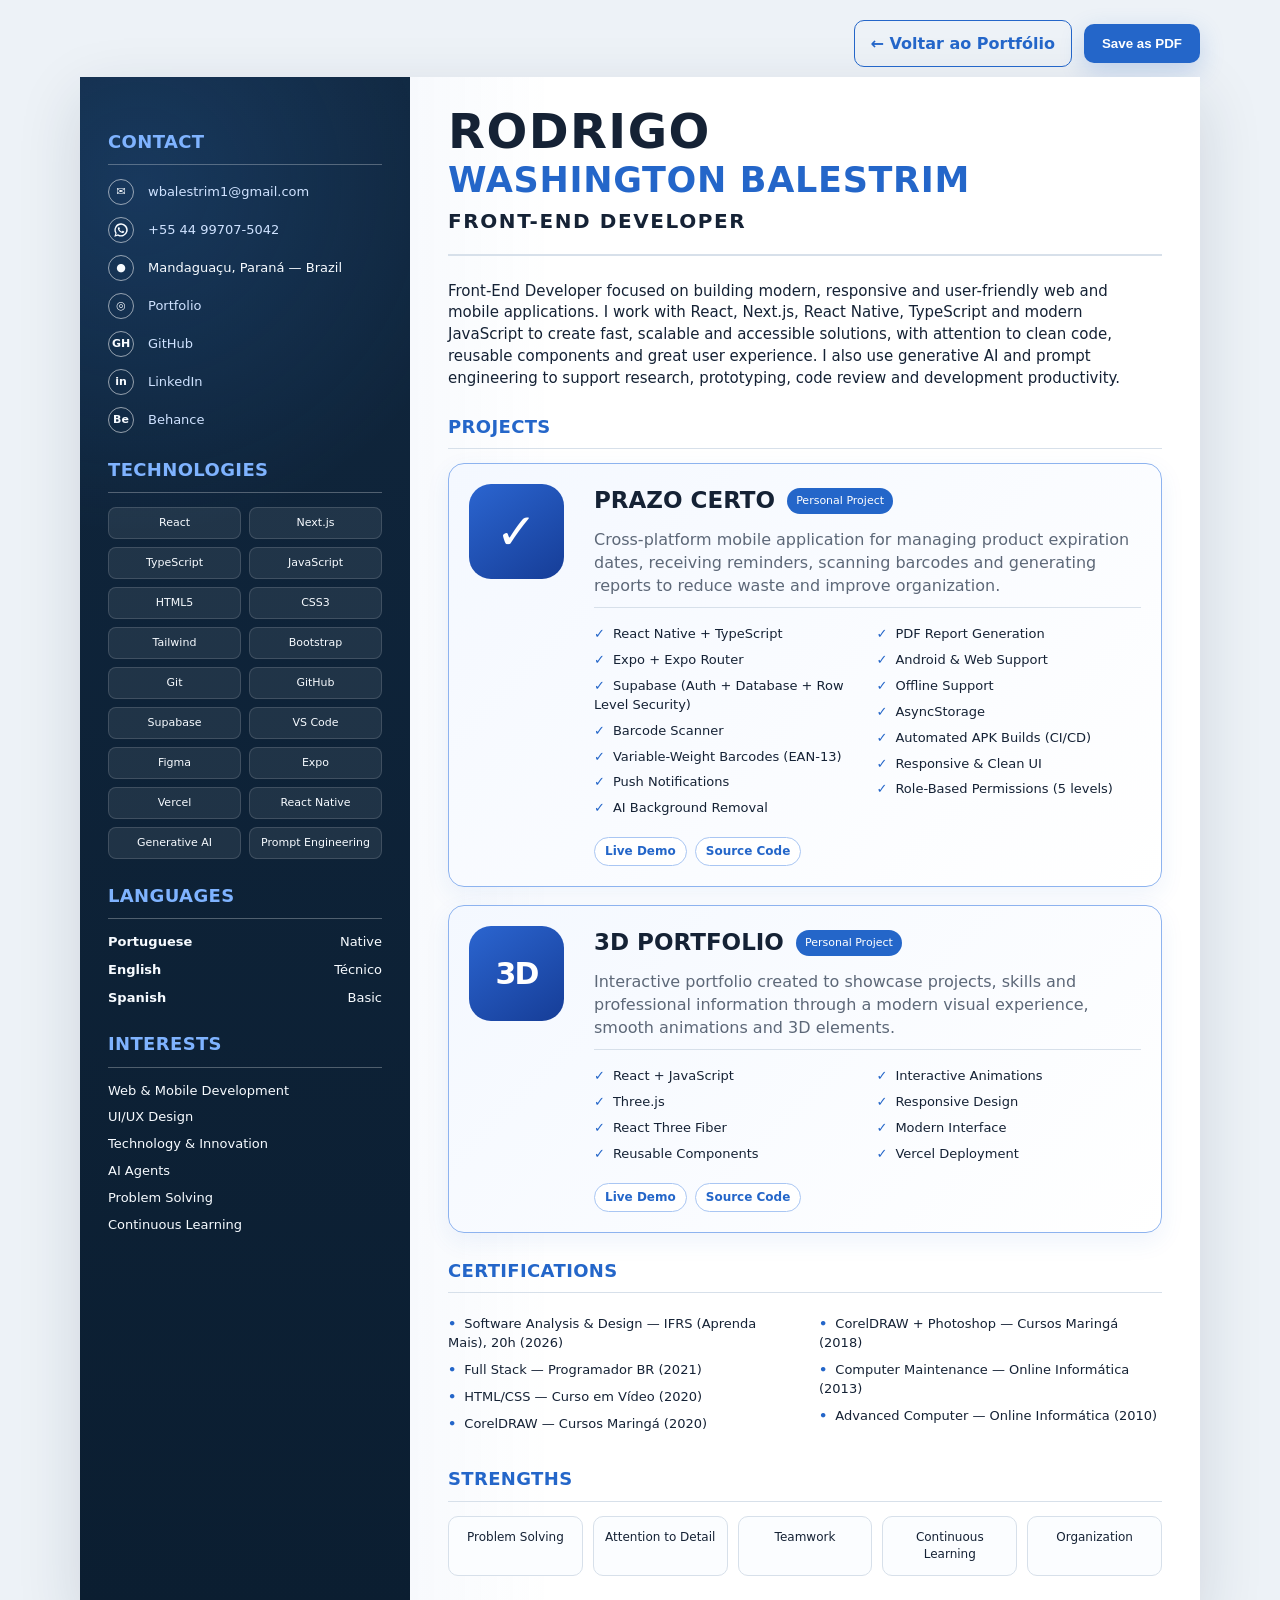
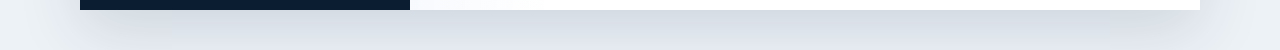
<file: index.html>
<!DOCTYPE html>
<html lang="en">
<head>
  <meta charset="UTF-8" />
  <meta name="viewport" content="width=device-width, initial-scale=1.0" />
  <meta name="description" content="Rodrigo Washington Balestrim - Front-End Developer Resume" />
  <title>Rodrigo Balestrim | Front-End Developer</title>
  <link rel="stylesheet" href="style.css?v=20260811" />
</head>
<body>
  <div class="toolbar no-print">
    <a class="portfolio-back" href="https://portfolio-3d-eight-nu.vercel.app/#projetos">
      ← Voltar ao Portfólio
    </a>
    <button id="printBtn" type="button" aria-label="Save resume as PDF">
      Save as PDF
    </button>
  </div>

  <main class="resume" id="resume">
    <aside class="sidebar">
      <section class="side-section">
        <h2>Contact</h2>
        <ul class="contact-list">
          <li>
            <span class="icon">✉</span>
            <a href="mailto:wbalestrim1@gmail.com">wbalestrim1@gmail.com</a>
          </li>
          <li>
            <a class="icon whatsapp-icon" href="https://wa.me/5544997075042" target="_blank" rel="noopener noreferrer" aria-label="Chat on WhatsApp"><svg viewBox="0 0 24 24" aria-hidden="true"><path d="M12 2a9.84 9.84 0 0 0-8.45 14.88L2 22l5.25-1.5A9.91 9.91 0 1 0 12 2Zm0 17.8a7.8 7.8 0 0 1-3.98-1.08l-.29-.17-3.11.89.91-3.03-.19-.3A7.8 7.8 0 1 1 12 19.8Zm4.28-5.84c-.23-.12-1.39-.69-1.61-.76-.21-.08-.37-.12-.52.12-.16.23-.61.76-.75.92-.13.16-.27.18-.5.06-.24-.12-.99-.36-1.88-1.16a7.05 7.05 0 0 1-1.3-1.61c-.14-.24-.02-.36.1-.48.11-.1.24-.27.35-.41.12-.14.16-.24.24-.4.08-.15.04-.29-.02-.4-.06-.12-.53-1.27-.72-1.74-.19-.46-.38-.4-.52-.41h-.45c-.16 0-.41.06-.63.29-.21.23-.82.8-.82 1.95s.84 2.26.95 2.42c.12.16 1.65 2.52 4 3.54.56.24 1 .39 1.34.5.56.18 1.07.15 1.47.09.45-.07 1.39-.57 1.59-1.12.19-.55.19-1.02.13-1.12-.05-.1-.21-.16-.45-.28Z"/></svg></a>
            <a href="https://wa.me/5544997075042" target="_blank" rel="noopener noreferrer">+55 44 99707-5042</a>
          </li>
          <li>
            <span class="icon">●</span>
            <span>Mandaguaçu, Paraná — Brazil</span>
          </li>
          <li>
            <span class="icon">◎</span>
            <a href="https://portfolio-3d-eight-nu.vercel.app" target="_blank" rel="noopener noreferrer">Portfolio</a>
          </li>
          <li>
            <span class="icon">GH</span>
            <a href="https://github.com/RodrigoBalestrim" target="_blank" rel="noopener noreferrer">GitHub</a>
          </li>
          <li>
            <span class="icon">in</span>
            <a href="https://linkedin.com/in/rodrigo-balestrim" target="_blank" rel="noopener noreferrer">LinkedIn</a>
          </li>
          <li>
            <span class="icon">Be</span>
            <a href="https://behance.net/rodrigobalestr1" target="_blank" rel="noopener noreferrer">Behance</a>
          </li>
        </ul>
      </section>

      <section class="side-section">
        <h2>Technologies</h2>
        <div class="tech-grid">
          <span>React</span><span>Next.js</span><span>TypeScript</span><span>JavaScript</span>
          <span>HTML5</span><span>CSS3</span><span>Tailwind</span><span>Bootstrap</span>
          <span>Git</span><span>GitHub</span><span>Supabase</span><span>VS Code</span>
          <span>Figma</span><span>Expo</span><span>Vercel</span><span>React Native</span>
          <span>Generative AI</span><span>Prompt Engineering</span>
        </div>
      </section>

      <section class="side-section compact">
        <h2>Languages</h2>
        <p><strong>Portuguese</strong><span>Native</span></p>
        <p><strong>English</strong><span>Técnico</span></p>
        <p><strong>Spanish</strong><span>Basic</span></p>
      </section>

      <section class="side-section compact">
        <h2>Interests</h2>
        <ul class="plain-list">
          <li>Web & Mobile Development</li>
          <li>UI/UX Design</li>
          <li>Technology & Innovation</li>
          <li>AI Agents</li>
          <li>Problem Solving</li>
          <li>Continuous Learning</li>
        </ul>
      </section>
    </aside>

    <section class="content">
      <header class="hero">
        <p class="first-name">RODRIGO</p>
        <h1>WASHINGTON BALESTRIM</h1>
        <p class="role">FRONT-END DEVELOPER</p>
      </header>

      <section class="main-section summary">
        <p>
          Front-End Developer focused on building modern, responsive and user-friendly web and mobile
          applications. I work with React, Next.js, React Native, TypeScript and modern JavaScript to create
          fast, scalable and accessible solutions, with attention to clean code, reusable components and
          great user experience. I also use generative AI and prompt engineering to support research,
          prototyping, code review and development productivity.
        </p>
      </section>

      <section class="main-section">
        <h2>Projects</h2>
        <div class="portfolio-grid">
        <article class="project-card">
          <div class="project-icon" aria-hidden="true">✓</div>
          <div class="project-body">
            <div class="project-title-row">
              <h3>Prazo Certo</h3>
              <span>Personal Project</span>
            </div>
            <p>
              Cross-platform mobile application for managing product expiration dates, receiving reminders,
              scanning barcodes and generating reports to reduce waste and improve organization.
            </p>
            <div class="feature-columns">
              <ul>
                <li>React Native + TypeScript</li>
                <li>Expo + Expo Router</li>
                <li>Supabase (Auth + Database + Row Level Security)</li>
                <li>Barcode Scanner</li>
                <li>Variable-Weight Barcodes (EAN-13)</li>
                <li>Push Notifications</li>
                <li>AI Background Removal</li>
              </ul>
              <ul>
                <li>PDF Report Generation</li>
                <li>Android & Web Support</li>
                <li>Offline Support</li>
                <li>AsyncStorage</li>
                <li>Automated APK Builds (CI/CD)</li>
                <li>Responsive & Clean UI</li>
                <li>Role-Based Permissions (5 levels)</li>
              </ul>
            </div>
            <div class="project-links" aria-label="Prazo Certo project links">
              <a href="https://prazo-certo.expo.app" target="_blank" rel="noopener noreferrer">Live Demo</a>
              <a href="https://github.com/RodrigoBalestrim/prazo-certo-app" target="_blank" rel="noopener noreferrer">Source Code</a>
            </div>
          </div>
        </article>
        <article class="project-card">
          <div class="project-icon project-icon-portfolio" aria-hidden="true">3D</div>
          <div class="project-body">
            <div class="project-title-row">
              <h3>3D Portfolio</h3>
              <span>Personal Project</span>
            </div>
            <p>
              Interactive portfolio created to showcase projects, skills and professional information through a modern visual experience, smooth animations and 3D elements.
            </p>
            <div class="feature-columns">
              <ul>
                <li>React + JavaScript</li>
                <li>Three.js</li>
                <li>React Three Fiber</li>
                <li>Reusable Components</li>
              </ul>
              <ul>
                <li>Interactive Animations</li>
                <li>Responsive Design</li>
                <li>Modern Interface</li>
                <li>Vercel Deployment</li>
              </ul>
            </div>
            <div class="project-links" aria-label="3D Portfolio project links">
              <a href="https://portfolio-3d-eight-nu.vercel.app" target="_blank" rel="noopener noreferrer">Live Demo</a>
              <a href="https://github.com/RodrigoBalestrim/portfolio-rodrigo-balestrim" target="_blank" rel="noopener noreferrer">Source Code</a>
            </div>
          </div>
        </article>
        </div>
      </section>

      <section class="main-section">
        <h2>Certifications</h2>
        <div class="cert-grid">
          <ul>
            <li>Software Analysis & Design — IFRS (Aprenda Mais), 20h (2026)</li>
                <li>Full Stack — Programador BR (2021)</li>
            <li>HTML/CSS — Curso em Vídeo (2020)</li>
            <li>CorelDRAW — Cursos Maringá (2020)</li>
          </ul>
          <ul>
            <li>CorelDRAW + Photoshop — Cursos Maringá (2018)</li>
            <li>Computer Maintenance — Online Informática (2013)</li>
            <li>Advanced Computer — Online Informática (2010)</li>
          </ul>
        </div>
      </section>

      <section class="main-section">
        <h2>Strengths</h2>
        <div class="strengths">
          <span>Problem Solving</span>
          <span>Attention to Detail</span>
          <span>Teamwork</span>
          <span>Continuous Learning</span>
          <span>Organization</span>
        </div>
      </section>
    </section>
  </main>

  <script src="script.js"></script>
</body>
</html>
</file>
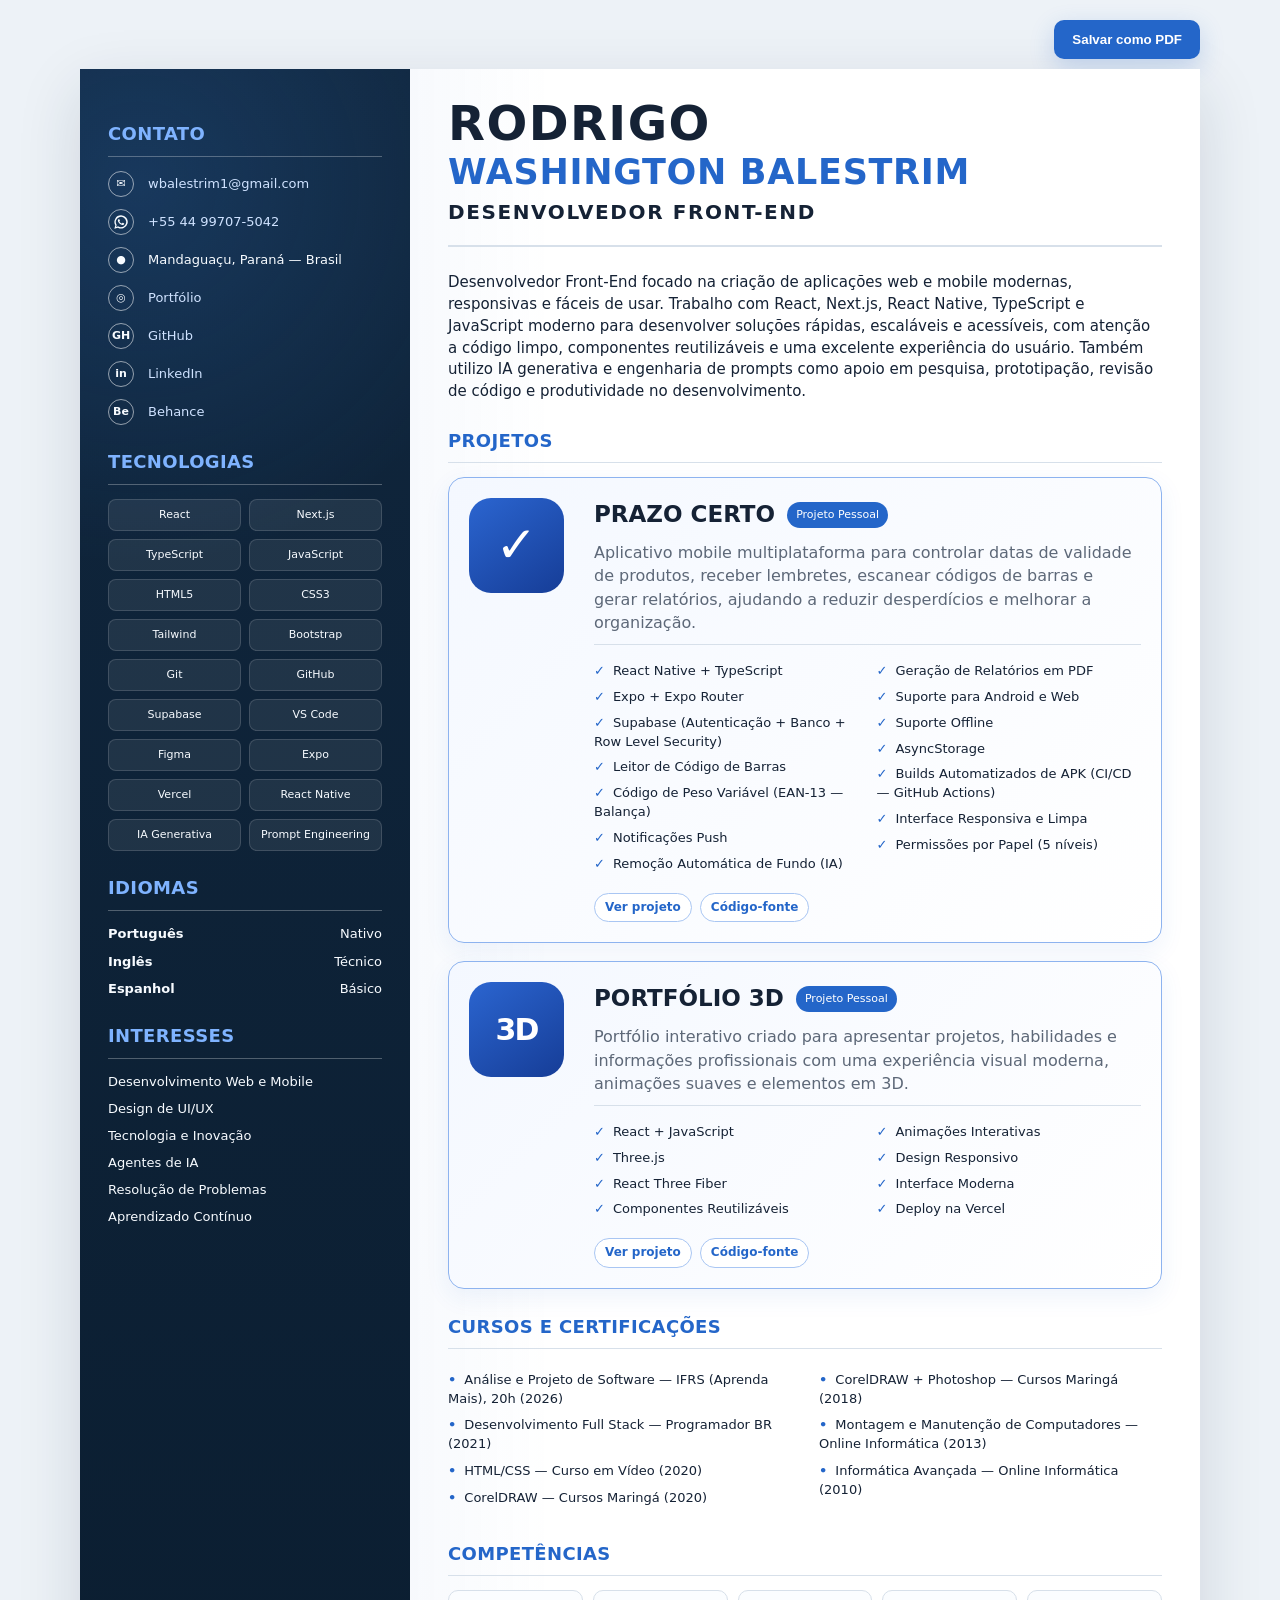
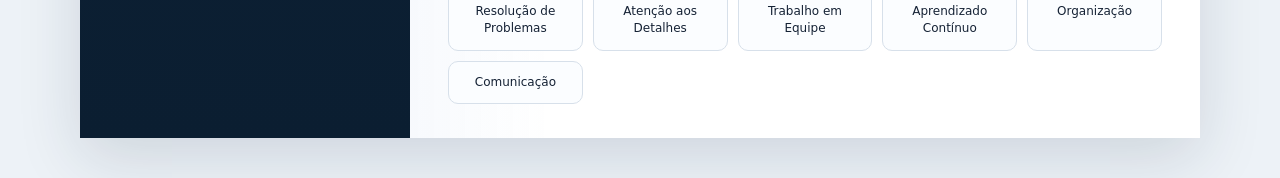
<file: index-ptbr.html>
<!DOCTYPE html>
<html lang="pt-BR">
<head>
  <meta charset="UTF-8" />
  <meta name="viewport" content="width=device-width, initial-scale=1.0" />
  <meta name="description" content="Currículo de Rodrigo Washington Balestrim - Desenvolvedor Front-End" />
  <title>Rodrigo Balestrim | Desenvolvedor Front-End</title>
  <link rel="stylesheet" href="style.css?v=20260811" />
</head>
<body class="pt-br">
  <div class="toolbar no-print">
    <button id="printBtn" type="button" aria-label="Salvar currículo em PDF">
      Salvar como PDF
    </button>
  </div>

  <main class="resume" id="resume">
    <aside class="sidebar">
      <section class="side-section">
        <h2>Contato</h2>
        <ul class="contact-list">
          <li>
            <span class="icon">✉</span>
            <a href="mailto:wbalestrim1@gmail.com">wbalestrim1@gmail.com</a>
          </li>
          <li>
            <a class="icon whatsapp-icon" href="https://wa.me/5544997075042" target="_blank" rel="noopener noreferrer" aria-label="Conversar pelo WhatsApp"><svg viewBox="0 0 24 24" aria-hidden="true"><path d="M12 2a9.84 9.84 0 0 0-8.45 14.88L2 22l5.25-1.5A9.91 9.91 0 1 0 12 2Zm0 17.8a7.8 7.8 0 0 1-3.98-1.08l-.29-.17-3.11.89.91-3.03-.19-.3A7.8 7.8 0 1 1 12 19.8Zm4.28-5.84c-.23-.12-1.39-.69-1.61-.76-.21-.08-.37-.12-.52.12-.16.23-.61.76-.75.92-.13.16-.27.18-.5.06-.24-.12-.99-.36-1.88-1.16a7.05 7.05 0 0 1-1.3-1.61c-.14-.24-.02-.36.1-.48.11-.1.24-.27.35-.41.12-.14.16-.24.24-.4.08-.15.04-.29-.02-.4-.06-.12-.53-1.27-.72-1.74-.19-.46-.38-.4-.52-.41h-.45c-.16 0-.41.06-.63.29-.21.23-.82.8-.82 1.95s.84 2.26.95 2.42c.12.16 1.65 2.52 4 3.54.56.24 1 .39 1.34.5.56.18 1.07.15 1.47.09.45-.07 1.39-.57 1.59-1.12.19-.55.19-1.02.13-1.12-.05-.1-.21-.16-.45-.28Z"/></svg></a>
            <a href="https://wa.me/5544997075042" target="_blank" rel="noopener noreferrer">+55 44 99707-5042</a>
          </li>
          <li>
            <span class="icon">●</span>
            <span>Mandaguaçu, Paraná — Brasil</span>
          </li>
          <li>
            <span class="icon">◎</span>
            <a href="https://portfolio-3d-eight-nu.vercel.app" target="_blank" rel="noopener noreferrer">Portfólio</a>
          </li>
          <li>
            <span class="icon">GH</span>
            <a href="https://github.com/RodrigoBalestrim" target="_blank" rel="noopener noreferrer">GitHub</a>
          </li>
          <li>
            <span class="icon">in</span>
            <a href="https://linkedin.com/in/rodrigo-balestrim" target="_blank" rel="noopener noreferrer">LinkedIn</a>
          </li>
          <li>
            <span class="icon">Be</span>
            <a href="https://behance.net/rodrigobalestr1" target="_blank" rel="noopener noreferrer">Behance</a>
          </li>
        </ul>
      </section>

      <section class="side-section">
        <h2>Tecnologias</h2>
        <div class="tech-grid">
          <span>React</span><span>Next.js</span><span>TypeScript</span><span>JavaScript</span>
          <span>HTML5</span><span>CSS3</span><span>Tailwind</span><span>Bootstrap</span>
          <span>Git</span><span>GitHub</span><span>Supabase</span><span>VS Code</span>
          <span>Figma</span><span>Expo</span><span>Vercel</span><span>React Native</span>
          <span>IA Generativa</span><span>Prompt Engineering</span>
        </div>
      </section>

      <section class="side-section compact">
        <h2>Idiomas</h2>
        <p><strong>Português</strong><span>Nativo</span></p>
        <p><strong>Inglês</strong><span>Técnico</span></p>
        <p><strong>Espanhol</strong><span>Básico</span></p>
      </section>

      <section class="side-section compact">
        <h2>Interesses</h2>
        <ul class="plain-list">
          <li>Desenvolvimento Web e Mobile</li>
          <li>Design de UI/UX</li>
          <li>Tecnologia e Inovação</li>
          <li>Agentes de IA</li>
          <li>Resolução de Problemas</li>
          <li>Aprendizado Contínuo</li>
        </ul>
      </section>
    </aside>

    <section class="content">
      <header class="hero">
        <p class="first-name">RODRIGO</p>
        <h1>WASHINGTON BALESTRIM</h1>
        <p class="role">DESENVOLVEDOR FRONT-END</p>
      </header>

      <section class="main-section summary">
        <p>
          Desenvolvedor Front-End focado na criação de aplicações web e mobile modernas, responsivas e fáceis de usar. Trabalho com React, Next.js, React Native, TypeScript e JavaScript moderno para desenvolver soluções rápidas, escaláveis e acessíveis, com atenção a código limpo, componentes reutilizáveis e uma excelente experiência do usuário. Também utilizo IA generativa e engenharia de prompts como apoio em pesquisa, prototipação, revisão de código e produtividade no desenvolvimento.
        </p>
      </section>

      <section class="main-section">
        <h2>Projetos</h2>
        <div class="portfolio-grid">
        <article class="project-card">
          <div class="project-icon" aria-hidden="true">✓</div>
          <div class="project-body">
            <div class="project-title-row">
              <h3>Prazo Certo</h3>
              <span>Projeto Pessoal</span>
            </div>
            <p>
              Aplicativo mobile multiplataforma para controlar datas de validade de produtos, receber lembretes, escanear códigos de barras e gerar relatórios, ajudando a reduzir desperdícios e melhorar a organização.
            </p>
            <div class="feature-columns">
              <ul>
                <li>React Native + TypeScript</li>
                <li>Expo + Expo Router</li>
                <li>Supabase (Autenticação + Banco + Row Level Security)</li>
                <li>Leitor de Código de Barras</li>
                <li>Código de Peso Variável (EAN-13 — Balança)</li>
                <li>Notificações Push</li>
                <li>Remoção Automática de Fundo (IA)</li>
              </ul>
              <ul>
                <li>Geração de Relatórios em PDF</li>
                <li>Suporte para Android e Web</li>
                <li>Suporte Offline</li>
                <li>AsyncStorage</li>
                <li>Builds Automatizados de APK (CI/CD — GitHub Actions)</li>
                <li>Interface Responsiva e Limpa</li>
                <li>Permissões por Papel (5 níveis)</li>
              </ul>
            </div>
            <div class="project-links" aria-label="Links do projeto Prazo Certo">
              <a href="https://prazo-certo.expo.app" target="_blank" rel="noopener noreferrer">Ver projeto</a>
              <a href="https://github.com/RodrigoBalestrim/prazo-certo-app" target="_blank" rel="noopener noreferrer">Código-fonte</a>
            </div>
          </div>
        </article>
        <article class="project-card">
          <div class="project-icon project-icon-portfolio" aria-hidden="true">3D</div>
          <div class="project-body">
            <div class="project-title-row">
              <h3>Portfólio 3D</h3>
              <span>Projeto Pessoal</span>
            </div>
            <p>
              Portfólio interativo criado para apresentar projetos, habilidades e informações profissionais com uma experiência visual moderna, animações suaves e elementos em 3D.
            </p>
            <div class="feature-columns">
              <ul>
                <li>React + JavaScript</li>
                <li>Three.js</li>
                <li>React Three Fiber</li>
                <li>Componentes Reutilizáveis</li>
              </ul>
              <ul>
                <li>Animações Interativas</li>
                <li>Design Responsivo</li>
                <li>Interface Moderna</li>
                <li>Deploy na Vercel</li>
              </ul>
            </div>
            <div class="project-links" aria-label="Links do projeto Portfólio 3D">
              <a href="https://portfolio-3d-eight-nu.vercel.app" target="_blank" rel="noopener noreferrer">Ver projeto</a>
              <a href="https://github.com/RodrigoBalestrim/portfolio-rodrigo-balestrim" target="_blank" rel="noopener noreferrer">Código-fonte</a>
            </div>
          </div>
        </article>
        </div>
      </section>

      <section class="main-section">
        <h2>Cursos e Certificações</h2>
        <div class="cert-grid">
          <ul>
            <li>Análise e Projeto de Software — IFRS (Aprenda Mais), 20h (2026)</li>
                <li>Desenvolvimento Full Stack — Programador BR (2021)</li>
            <li>HTML/CSS — Curso em Vídeo (2020)</li>
            <li>CorelDRAW — Cursos Maringá (2020)</li>
          </ul>
          <ul>
            <li>CorelDRAW + Photoshop — Cursos Maringá (2018)</li>
            <li>Montagem e Manutenção de Computadores — Online Informática (2013)</li>
            <li>Informática Avançada — Online Informática (2010)</li>
          </ul>
        </div>
      </section>

      <section class="main-section">
        <h2>Competências</h2>
        <div class="strengths">
          <span>Resolução de Problemas</span>
          <span>Atenção aos Detalhes</span>
          <span>Trabalho em Equipe</span>
          <span>Aprendizado Contínuo</span>
          <span>Organização</span>
          <span>Comunicação</span>
        </div>
      </section>
    </section>
  </main>

  <script src="script.js"></script>
</body>
</html>
</file>
<file: style.css>
* {
  box-sizing: border-box;
}

:root {
  --navy: #10263d;
  --navy-2: #0b1e31;
  --blue: #2466c9;
  --blue-soft: #7fb3ff;
  --text: #152235;
  --muted: #5d6878;
  --line: #d7e0ea;
  --paper: #ffffff;
  --page-bg: #edf2f7;
}

html {
  scroll-behavior: smooth;
}

body {
  margin: 0;
  background: var(--page-bg);
  color: var(--text);
  font-family: Inter, ui-sans-serif, system-ui, -apple-system, BlinkMacSystemFont, "Segoe UI", sans-serif;
  line-height: 1.45;
}

a {
  color: inherit;
}

.toolbar {
  width: min(1120px, calc(100% - 32px));
  margin: 20px auto 10px;
  display: flex;
  align-items: center;
  gap: 12px;
  justify-content: flex-end;
}

.portfolio-back {
  border: 1px solid var(--blue);
  border-radius: 10px;
  color: var(--blue);
  font-weight: 700;
  padding: 11px 16px;
  text-decoration: none;
  transition: background .2s ease, color .2s ease, transform .2s ease;
}

.portfolio-back:hover {
  background: var(--blue);
  color: #fff;
  transform: translateY(-2px);
}

.toolbar button {
  border: 0;
  border-radius: 10px;
  background: var(--blue);
  color: #fff;
  font-weight: 700;
  padding: 12px 18px;
  cursor: pointer;
  box-shadow: 0 8px 24px rgba(36, 102, 201, .22);
}

.resume {
  width: min(1120px, calc(100% - 32px));
  margin: 0 auto 40px;
  background: var(--paper);
  display: grid;
  grid-template-columns: 330px 1fr;
  box-shadow: 0 20px 60px rgba(19, 39, 66, .14);
  overflow: hidden;
}

.sidebar {
  background:
    radial-gradient(circle at 18% 7%, rgba(53, 124, 210, .22), transparent 24%),
    linear-gradient(180deg, var(--navy), var(--navy-2));
  color: #f7fbff;
  padding: 28px 28px 34px;
}

.side-section {
  margin-top: 24px;
}

.side-section h2,
.main-section h2 {
  margin: 0 0 14px;
  font-size: 18px;
  letter-spacing: .02em;
  text-transform: uppercase;
  color: var(--blue-soft);
  border-bottom: 1px solid rgba(255,255,255,.28);
  padding-bottom: 9px;
}

.contact-list,
.plain-list,
.cert-grid ul,
.feature-columns ul {
  margin: 0;
  padding: 0;
  list-style: none;
}

.contact-list li {
  display: grid;
  grid-template-columns: 30px 1fr;
  gap: 10px;
  align-items: center;
  margin: 12px 0;
  font-size: 13px;
}

.contact-list a {
  color: #cfe2ff;
  text-decoration: none;
  word-break: break-word;
}

.contact-list a:hover {
  text-decoration: underline;
}

.icon {
  width: 26px;
  height: 26px;
  border: 1px solid rgba(255,255,255,.55);
  border-radius: 50%;
  display: grid;
  place-items: center;
  font-size: 11px;
  font-weight: 800;
}

.whatsapp-icon {
  color: inherit !important;
  text-decoration: none !important;
}

.whatsapp-icon svg {
  width: 16px;
  height: 16px;
  fill: currentColor;
}

.tech-grid {
  display: grid;
  grid-template-columns: repeat(2, 1fr);
  gap: 8px;
}

.tech-grid span {
  background: rgba(255,255,255,.08);
  border: 1px solid rgba(255,255,255,.14);
  border-radius: 8px;
  padding: 7px 8px;
  text-align: center;
  font-size: 11px;
}

.compact p {
  display: flex;
  justify-content: space-between;
  gap: 16px;
  margin: 9px 0;
  font-size: 13px;
}

.plain-list li {
  margin: 8px 0;
  font-size: 13px;
}

.content {
  padding: 32px 38px 34px;
  background:
    linear-gradient(90deg, rgba(36,102,201,.035), transparent 18%),
    #fff;
}

.hero {
  border-bottom: 2px solid var(--line);
  padding-bottom: 18px;
}

.hero .first-name {
  margin: 0;
  font-size: 48px;
  line-height: .95;
  font-weight: 900;
  letter-spacing: .03em;
}

.hero h1 {
  margin: 7px 0 3px;
  color: var(--blue);
  font-size: 35px;
  line-height: 1.05;
  letter-spacing: .02em;
}

.hero .role {
  margin: 8px 0 0;
  font-size: 20px;
  font-weight: 700;
  letter-spacing: .08em;
}

.main-section {
  margin-top: 25px;
}

.main-section h2 {
  color: var(--blue);
  border-bottom: 1px solid var(--line);
  padding-bottom: 8px;
}

.summary {
  font-size: 15px;
}

.timeline {
  border-left: 2px solid #b8c8dc;
  margin-left: 10px;
  padding-left: 24px;
}

.timeline article {
  position: relative;
  margin: 0 0 22px;
}

.timeline article::before {
  content: "";
  position: absolute;
  left: -31px;
  top: 5px;
  width: 11px;
  height: 11px;
  background: var(--blue);
  border-radius: 50%;
  box-shadow: 0 0 0 3px #fff;
}

.time-head {
  display: flex;
  justify-content: space-between;
  gap: 20px;
  align-items: flex-start;
}

.time-head h3 {
  margin: 0;
  font-size: 17px;
}

.time-head strong {
  display: inline-block;
  margin-top: 3px;
  color: var(--blue);
}

.time-head > span {
  white-space: nowrap;
  color: #2f3c4f;
}

.timeline p {
  margin: 7px 0 0;
  color: var(--muted);
}

.portfolio-grid {
  display: grid;
  gap: 18px;
}

.project-card {
  border: 1px solid #8db3ef;
  background: linear-gradient(135deg, #f4f8ff, #ffffff);
  border-radius: 16px;
  padding: 20px;
  display: grid;
  grid-template-columns: 105px 1fr;
  gap: 20px;
  box-shadow: 0 8px 24px rgba(36,102,201,.08);
  transition: transform .2s ease, box-shadow .2s ease;
}

.project-card:hover {
  transform: translateY(-2px);
  box-shadow: 0 12px 30px rgba(36,102,201,.14);
}

.project-icon {
  width: 95px;
  height: 95px;
  border-radius: 22px;
  display: grid;
  place-items: center;
  background: linear-gradient(145deg, #2b65d0, #163d97);
  color: #fff;
  font-size: 50px;
  font-weight: 900;
}

.project-icon-portfolio {
  font-size: 30px;
  letter-spacing: -.06em;
}

.project-title-row {
  display: flex;
  align-items: center;
  gap: 12px;
}

.project-title-row h3 {
  margin: 0;
  font-size: 23px;
  text-transform: uppercase;
}

.project-title-row span {
  background: var(--blue);
  color: #fff;
  font-size: 11px;
  padding: 5px 9px;
  border-radius: 999px;
  white-space: nowrap;
}

.project-body > p {
  margin: 10px 0;
  color: var(--muted);
}

.feature-columns {
  display: grid;
  grid-template-columns: 1fr 1fr;
  gap: 18px;
  border-top: 1px solid var(--line);
  padding-top: 10px;
}

.feature-columns li {
  margin: 7px 0;
  font-size: 13px;
}

.feature-columns li::before {
  content: "✓";
  color: var(--blue);
  font-weight: 900;
  margin-right: 8px;
}

.project-links {
  display: flex;
  flex-wrap: wrap;
  gap: 8px;
  margin-top: 12px;
}

.project-links a {
  color: var(--blue);
  font-weight: 700;
  text-decoration: none;
  overflow-wrap: anywhere;
  border: 1px solid #a9c6f3;
  border-radius: 999px;
  padding: 5px 10px;
  font-size: 12px;
  background: #fff;
}

.project-links a:hover {
  color: #fff;
  background: var(--blue);
  border-color: var(--blue);
}

.cert-grid {
  display: grid;
  grid-template-columns: 1fr 1fr;
  gap: 28px;
}

.cert-grid li {
  margin: 8px 0;
  font-size: 13px;
}

.cert-grid li::before {
  content: "•";
  color: var(--blue);
  font-weight: 900;
  margin-right: 8px;
}

.strengths {
  display: grid;
  grid-template-columns: repeat(5, 1fr);
  gap: 10px;
}

.strengths span {
  border: 1px solid var(--line);
  border-radius: 10px;
  padding: 12px 8px;
  text-align: center;
  font-size: 12px;
  background: #fbfdff;
}

@media (max-width: 900px) {
  .resume {
    grid-template-columns: 1fr;
  }

  .sidebar {
    padding-bottom: 28px;
  }

  .content {
    padding: 28px 24px;
  }

  .strengths {
    grid-template-columns: repeat(2, 1fr);
  }
}

@media (max-width: 620px) {
  .resume,
  .toolbar {
    width: 100%;
    margin: 0;
  }

  .toolbar {
    padding: 10px;
    gap: 8px;
  }

  .portfolio-back,
  .toolbar button {
    flex: 1;
    padding: 10px 8px;
    text-align: center;
  }

  .hero .first-name {
    font-size: 38px;
  }

  .hero h1 {
    font-size: 28px;
  }

  .time-head,
  .project-title-row {
    flex-direction: column;
    align-items: flex-start;
  }

  .project-card {
    grid-template-columns: 1fr;
  }

  .project-icon {
    width: 76px;
    height: 76px;
    border-radius: 18px;
  }

  .feature-columns,
  .cert-grid {
    grid-template-columns: 1fr;
  }
}

@media print {
  @page {
    size: A4;
    margin: 0;
  }

  * {
    -webkit-print-color-adjust: exact;
    print-color-adjust: exact;
  }

  body {
    background: #fff;
  }

  .no-print {
    display: none !important;
  }

  .resume {
    width: 152.2mm;
    height: 215.2mm;
    margin: 0;
    box-shadow: none;
    grid-template-columns: 42mm 1fr;
    overflow: hidden;
    transform: scale(1.38);
    transform-origin: top left;
  }

  .pt-br .resume {
    width: 168mm;
    height: 237.6mm;
    grid-template-columns: 46.4mm 1fr;
    transform: scale(1.25);
  }

  .pt-br .strengths {
    grid-template-columns: repeat(6, 1fr);
  }

  .sidebar {
    padding: 7mm 5mm 5mm;
  }

  .content {
    padding: 6mm 7mm 3mm;
  }

  .side-section {
    margin-top: 3.2mm;
  }

  .side-section h2,
  .main-section h2 {
    margin-bottom: 2mm;
    padding-bottom: 1.2mm;
    font-size: 8pt;
  }

  .contact-list li,
  .plain-list li,
  .compact p,
  .tech-grid span {
    font-size: 5.8pt;
  }

  .contact-list li {
    grid-template-columns: 5mm 1fr;
    gap: 1.5mm;
    margin: 1.4mm 0;
  }

  .icon {
    width: 4.5mm;
    height: 4.5mm;
    font-size: 5pt;
  }

  .whatsapp-icon svg {
    width: 2.8mm;
    height: 2.8mm;
  }

  .tech-grid {
    gap: 1mm;
  }

  .tech-grid span {
    border-radius: 1.5mm;
    padding: 1mm .8mm;
  }

  .compact p,
  .plain-list li {
    margin: 1.1mm 0;
  }

  .hero .first-name {
    font-size: 23pt;
  }

  .hero h1 {
    margin: 1mm 0 .5mm;
    font-size: 18pt;
  }

  .hero .role {
    margin-top: 1mm;
    font-size: 9pt;
  }

  .hero {
    padding-bottom: 3mm;
  }

  .summary,
  .timeline p,
  .project-body > p {
    font-size: 6.4pt;
  }

  .main-section {
    margin-top: 1mm;
    break-inside: avoid;
  }

  .timeline article {
    margin-bottom: 4mm;
  }

  .project-card {
    padding: 2.5mm;
    grid-template-columns: 17mm 1fr;
    gap: 2.5mm;
    border-radius: 3mm;
  }

  .portfolio-grid {
    gap: 2.5mm;
  }

  .project-card:hover {
    transform: none;
    box-shadow: 0 8px 24px rgba(36,102,201,.08);
  }

  .project-icon {
    width: 16mm;
    height: 16mm;
    border-radius: 3.5mm;
    font-size: 17pt;
  }

  .project-icon-portfolio {
    font-size: 12pt;
  }

  .project-title-row h3 {
    font-size: 9.5pt;
  }

  .project-title-row span {
    padding: .8mm 1.5mm;
    font-size: 5.5pt;
  }

  .project-body > p {
    margin: 1.5mm 0;
  }

  .project-links {
    gap: 1mm;
    margin-top: 1.5mm;
  }

  .project-links a {
    padding: .7mm 1.5mm;
    font-size: 5.5pt;
  }

  .feature-columns {
    gap: 2.5mm;
    padding-top: 1.2mm;
  }

  .feature-columns li,
  .cert-grid li {
    font-size: 5.8pt;
    margin: .8mm 0;
  }

  .feature-columns li::before,
  .cert-grid li::before {
    margin-right: 1mm;
  }

  .time-head h3 {
    font-size: 8pt;
  }

  .time-head,
  .cert-grid {
    font-size: 6.4pt;
  }

  .cert-grid {
    gap: 4mm;
  }

  .strengths span {
    border-radius: 1.5mm;
    font-size: 5.5pt;
    padding: 1.5mm .8mm;
  }
}
</file>
